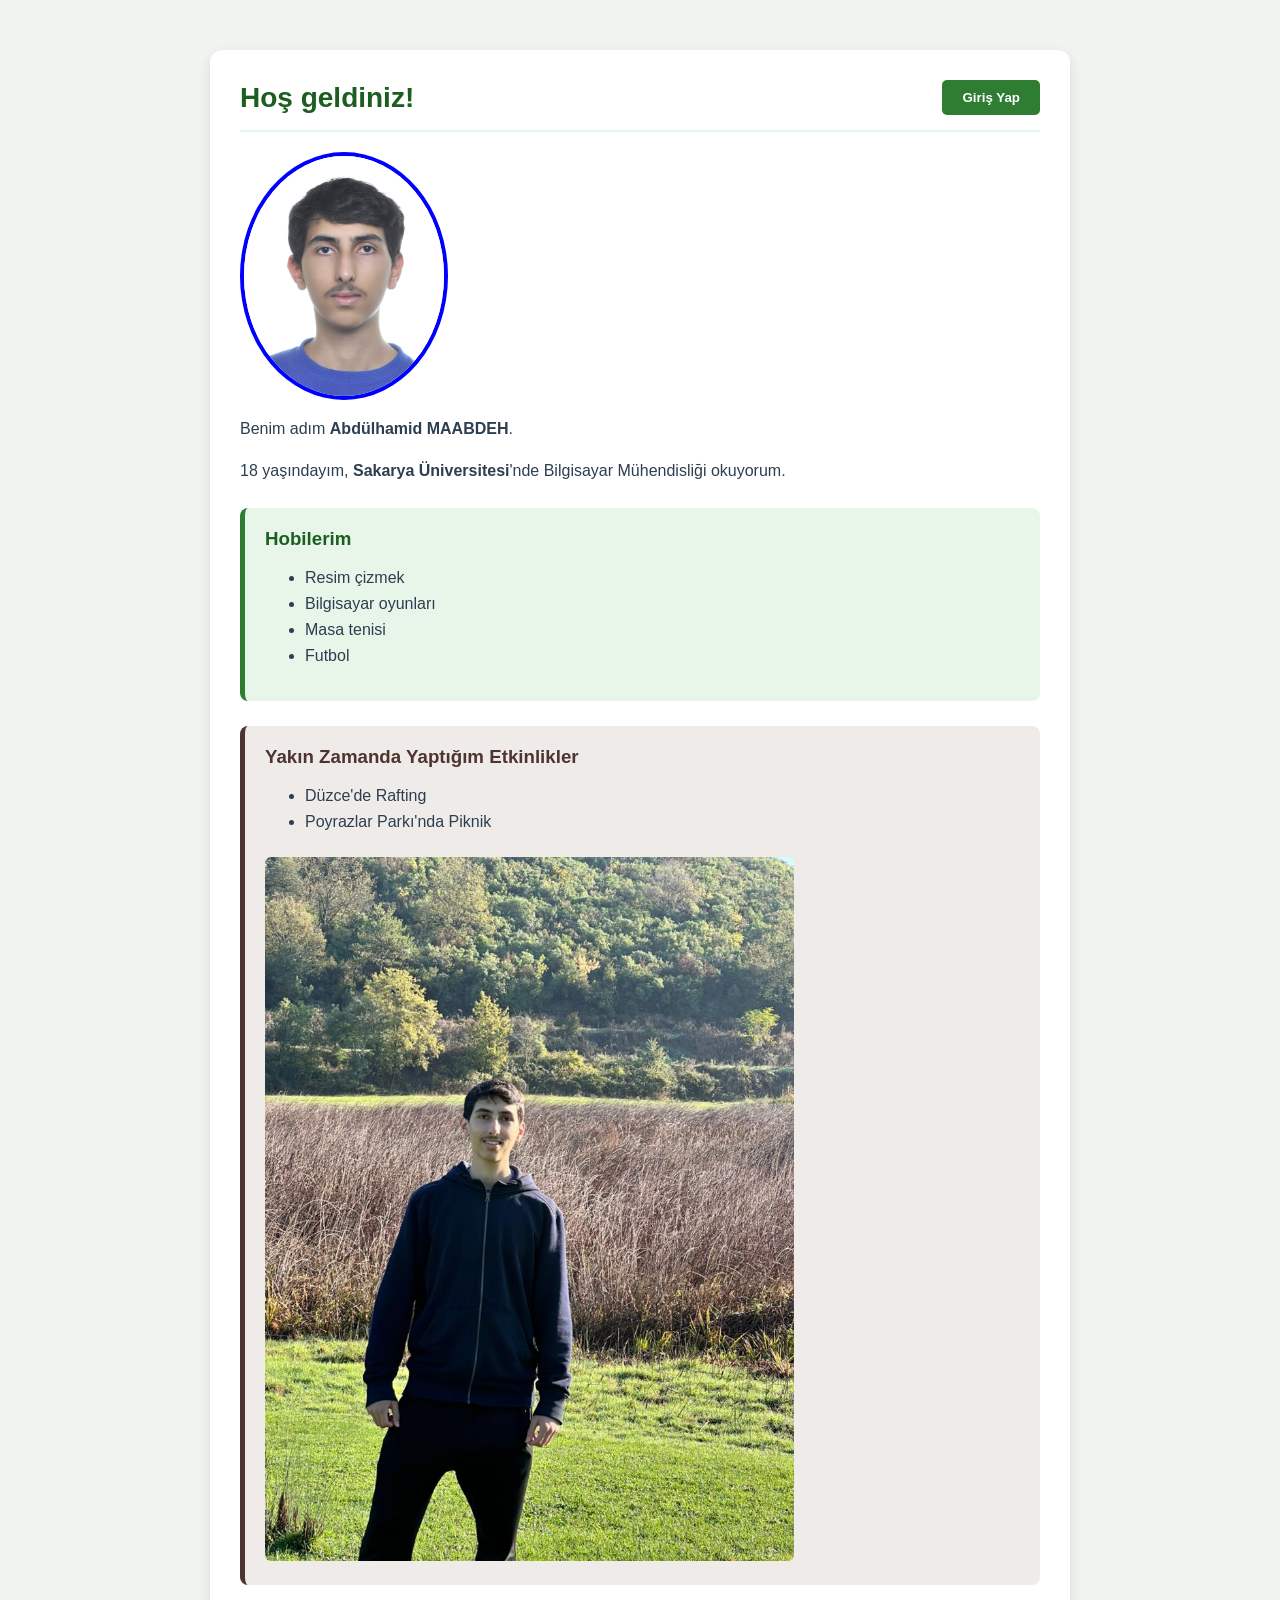
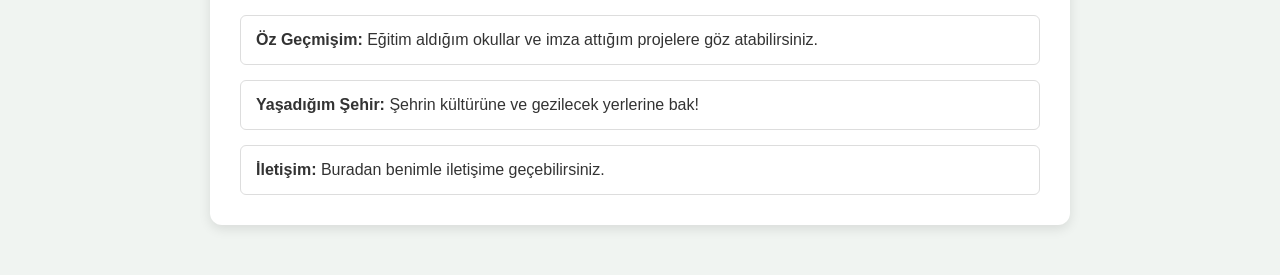
<file: index.html>
<!DOCTYPE html>
<html lang="tr">
<head>
    <meta charset="UTF-8">
    <title>Benim Hakkımda</title>
    <link rel="stylesheet" href="css.css">
</head>
<body>

    <div class="kutu">
        
        <header class="ustalan">
    <h1>Hoş geldiniz!</h1>
    <button class="girisbutonu" onclick="document.location='./giriş.html'">Giriş Yap</button>
</header>

        <main class="icerik">
            <img class="profilresim" src="./images/5510868131.JPG" alt="Abdülhamid Maabdeh">
            
            <section class="biyografi">
                <p>Benim adım <strong>Abdülhamid MAABDEH</strong>.</p>
                <p>18 yaşındayım, <strong>Sakarya Üniversitesi</strong>'nde Bilgisayar Mühendisliği okuyorum.</p>
            </section>

            <section class="kart hobiler">
                <h3>Hobilerim</h3>
                <ul>
                    <li>Resim çizmek</li>
                    <li>Bilgisayar oyunları</li>
                    <li>Masa tenisi</li>
                    <li>Futbol</li>
                </ul>
            </section>
            
            

            <section class="kart etkinlikler">
                <h3>Yakın Zamanda Yaptığım Etkinlikler</h3>
                <ul>
                    <li>Düzce'de Rafting</li>
                    <li>Poyrazlar Parkı'nda Piknik</li>
                </ul>
                <img class="etkinlikresim" src="./images/fcb246c5-bb90-417e-af0d-65099c143ce1.jpg" alt="Etkinlik Görseli">
            </section>

            <nav class="baglantilar">
                <a href="./cv.html" class="link">
                    <strong>Öz Geçmişim:</strong> Eğitim aldığım okullar ve imza attığım projelere göz atabilirsiniz.
                </a>
                <a href="./mycity.html" class="link">
                    <strong>Yaşadığım Şehir:</strong> Şehrin kültürüne ve gezilecek yerlerine bak!
                </a>
                <a href="./comunication.html" class="link">
                    <strong>İletişim:</strong> Buradan benimle iletişime geçebilirsiniz.
                </a>
            </nav>
        </main>

    </div>

</body>
</html>
</file>
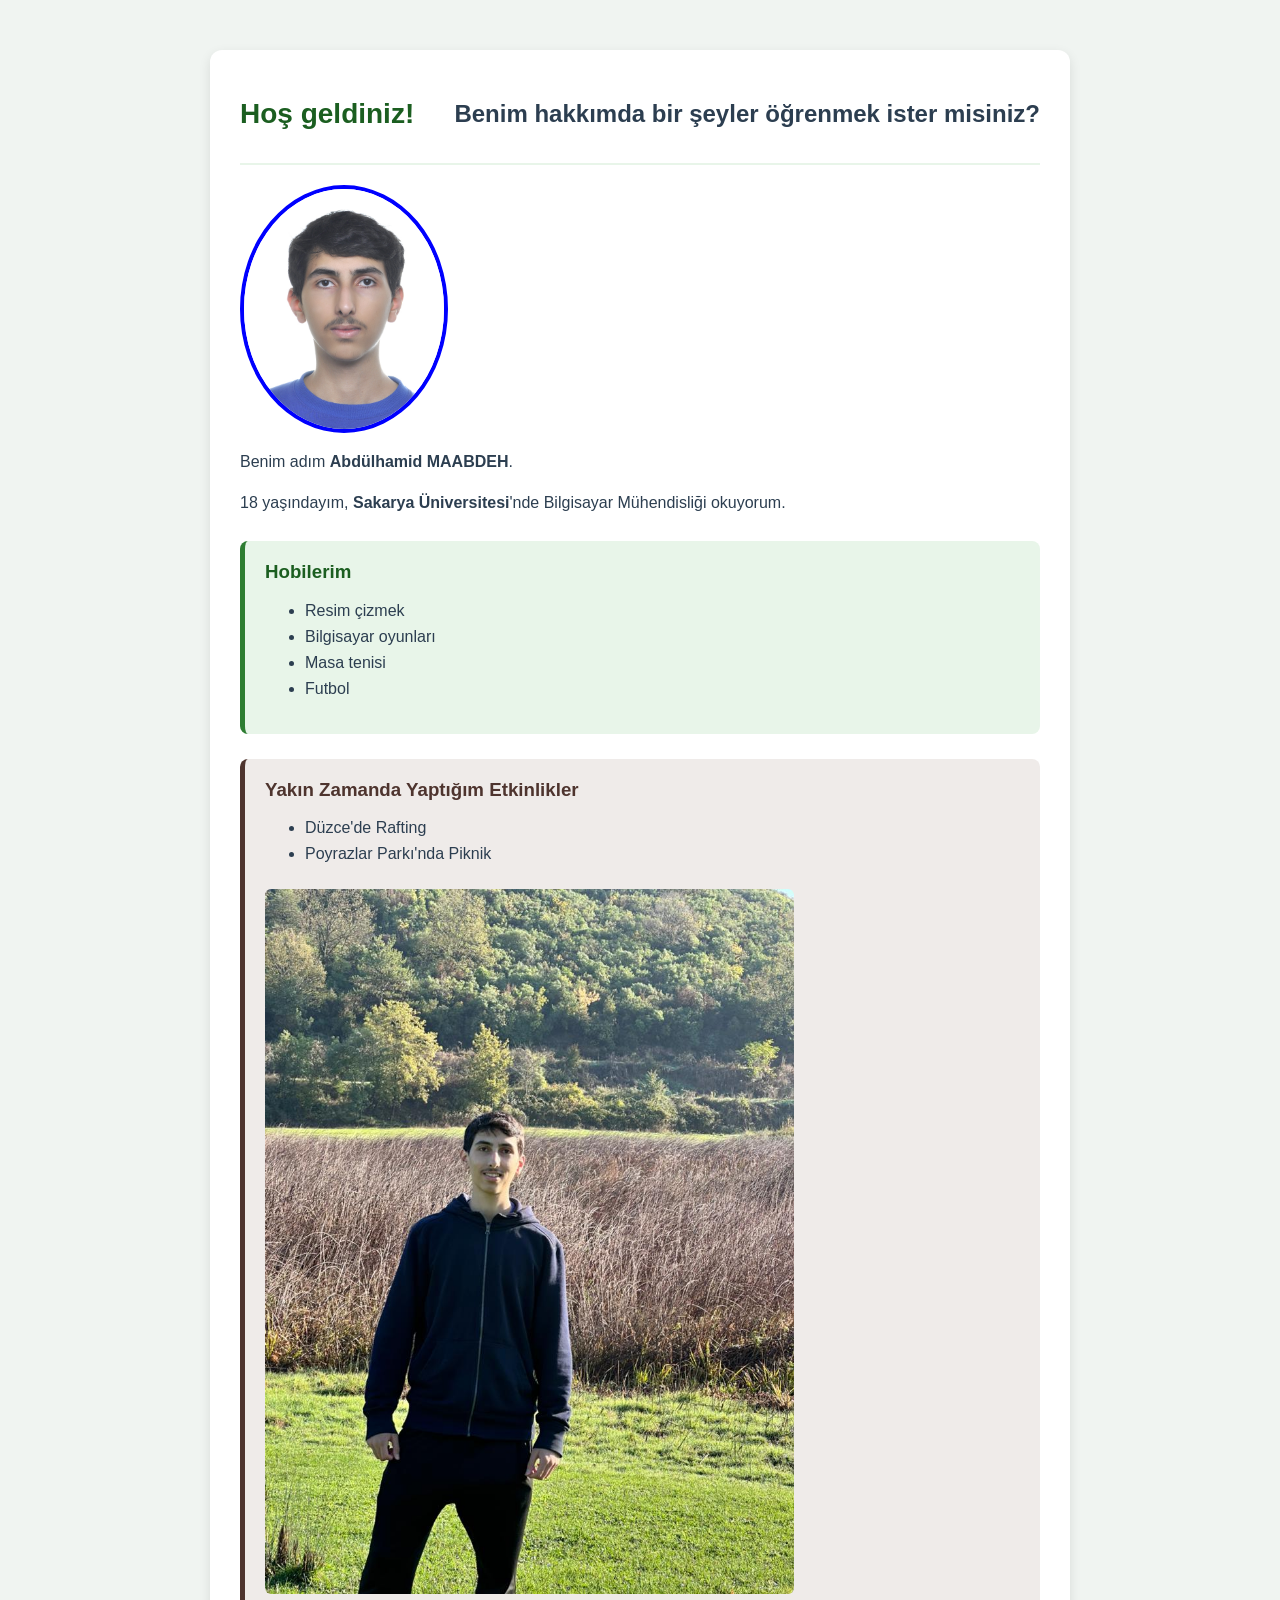
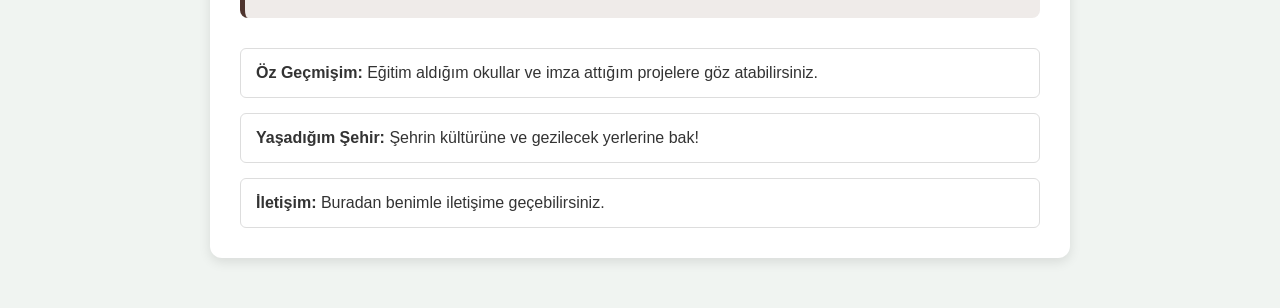
<file: aboutme.html>
<!DOCTYPE html>
<html lang="tr">
<head>
    <meta charset="UTF-8">
    <title>Benim Hakkımda</title>
    <link rel="stylesheet" href="css.css">
</head>
<body>

    <div class="kutu">
        
        <header class="ustalan">
            <h1>Hoş geldiniz!</h1>
            <h2>Benim hakkımda bir şeyler öğrenmek ister misiniz?</h2>
        </header>

        <main class="icerik">
            <img class="profilresim" src="./images/5510868131.JPG" alt="Abdülhamid Maabdeh">
            
            <section class="biyografi">
                <p>Benim adım <strong>Abdülhamid MAABDEH</strong>.</p>
                <p>18 yaşındayım, <strong>Sakarya Üniversitesi</strong>'nde Bilgisayar Mühendisliği okuyorum.</p>
            </section>

            <section class="kart hobiler">
                <h3>Hobilerim</h3>
                <ul>
                    <li>Resim çizmek</li>
                    <li>Bilgisayar oyunları</li>
                    <li>Masa tenisi</li>
                    <li>Futbol</li>
                </ul>
            </section>

            <section class="kart etkinlikler">
                <h3>Yakın Zamanda Yaptığım Etkinlikler</h3>
                <ul>
                    <li>Düzce'de Rafting</li>
                    <li>Poyrazlar Parkı'nda Piknik</li>
                </ul>
                <img class="etkinlikresim" src="./images/fcb246c5-bb90-417e-af0d-65099c143ce1.jpg" alt="Etkinlik Görseli">
            </section>

            <nav class="baglantilar">
                <a href="./cv.html" class="link">
                    <strong>Öz Geçmişim:</strong> Eğitim aldığım okullar ve imza attığım projelere göz atabilirsiniz.
                </a>
                <a href="./mycity.html" class="link">
                    <strong>Yaşadığım Şehir:</strong> Şehrin kültürüne ve gezilecek yerlerine bak!
                </a>
                <a href="./comunication.html" class="link">
                    <strong>İletişim:</strong> Buradan benimle iletişime geçebilirsiniz.
                </a>
            </nav>
        </main>

    </div>

</body>
</html>
</file>
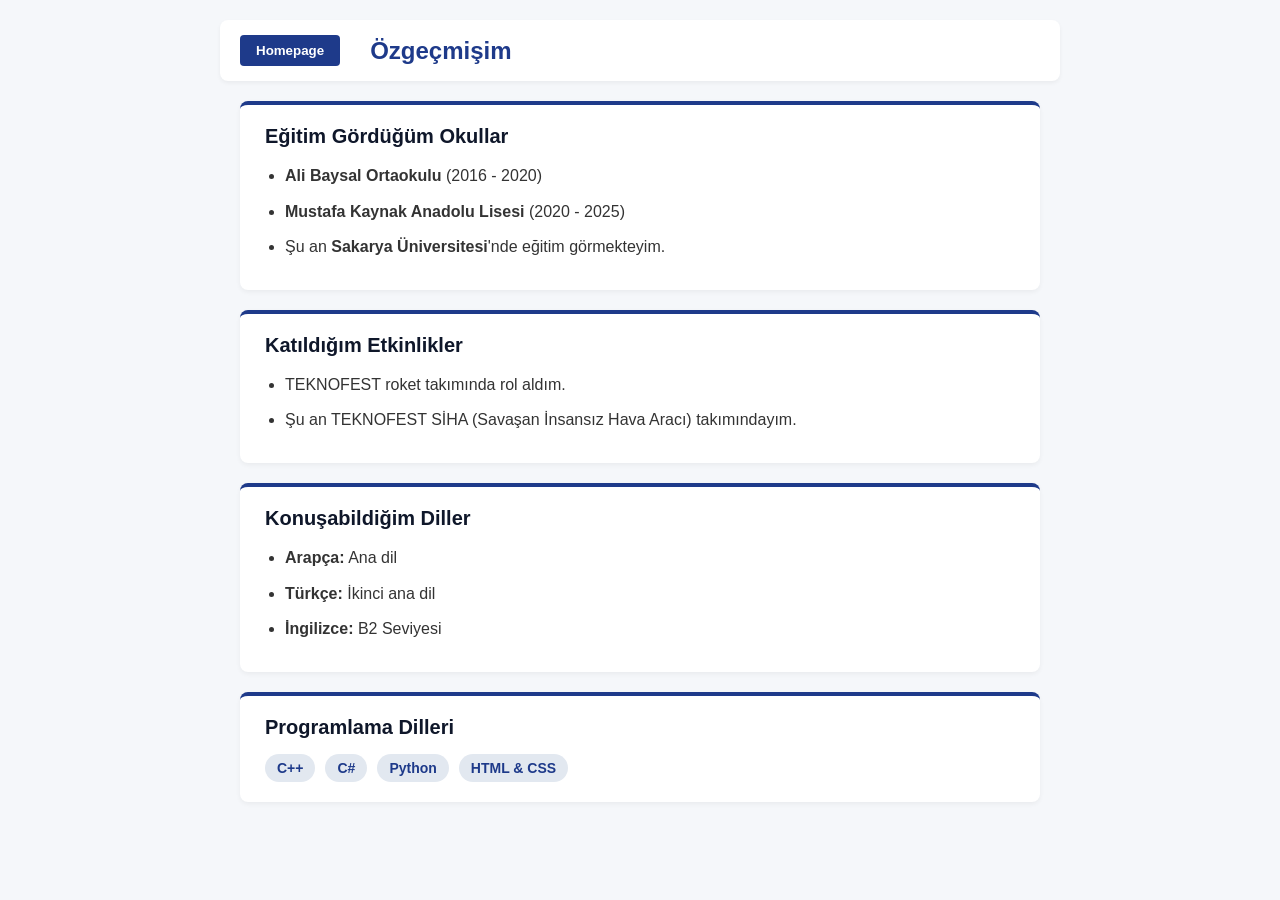
<file: cv.html>
<!DOCTYPE html>
<html lang="tr">
<head>
    <meta charset="UTF-8">
    <meta name="viewport" content="width=device-width, initial-scale=1.0">
    <title>Özgeçmiş</title>
    <link rel="stylesheet" href="cvcss.css">
</head>
<body>

    <div class="ustalan">
        <nav class="navigasyon">
            <button class="buton" onclick="document.location='./index.html'">Homepage</button>
        </nav>
        <header class="ustbaslik">
            <h1>Özgeçmişim</h1> 
        </header>
    </div>

    <main class="icerik">
       
        <section class="kart">
            <h2>Eğitim Gördüğüm Okullar</h2>
            <ul>
                <li><strong>Ali Baysal Ortaokulu</strong> (2016 - 2020)</li>
                <li><strong>Mustafa Kaynak Anadolu Lisesi</strong> (2020 - 2025)</li>
                <li>Şu an <strong>Sakarya Üniversitesi</strong>'nde eğitim görmekteyim.</li>
            </ul>
        </section>

        <section class="kart">
            <h2>Katıldığım Etkinlikler</h2>
            <ul>
                <li>TEKNOFEST roket takımında rol aldım.</li>
                <li>Şu an TEKNOFEST SİHA (Savaşan İnsansız Hava Aracı) takımındayım.</li>
            </ul>
        </section>
        
        <section class="kart">
            <h2>Konuşabildiğim Diller</h2>
            <ul>
                <li><strong>Arapça:</strong> Ana dil</li>
                <li><strong>Türkçe:</strong> İkinci ana dil</li>
                <li><strong>İngilizce:</strong> B2 Seviyesi</li>
            </ul>
        </section>
        
        <section class="kart">
            <h2>Programlama Dilleri</h2>
            <div class="diller">
                <span class="etiket">C++</span>
                <span class="etiket">C#</span>
                <span class="etiket">Python</span>
                <span class="etiket">HTML & CSS</span>
            </div>
        </section>

    </main>
    
</body>
</html>
</file>
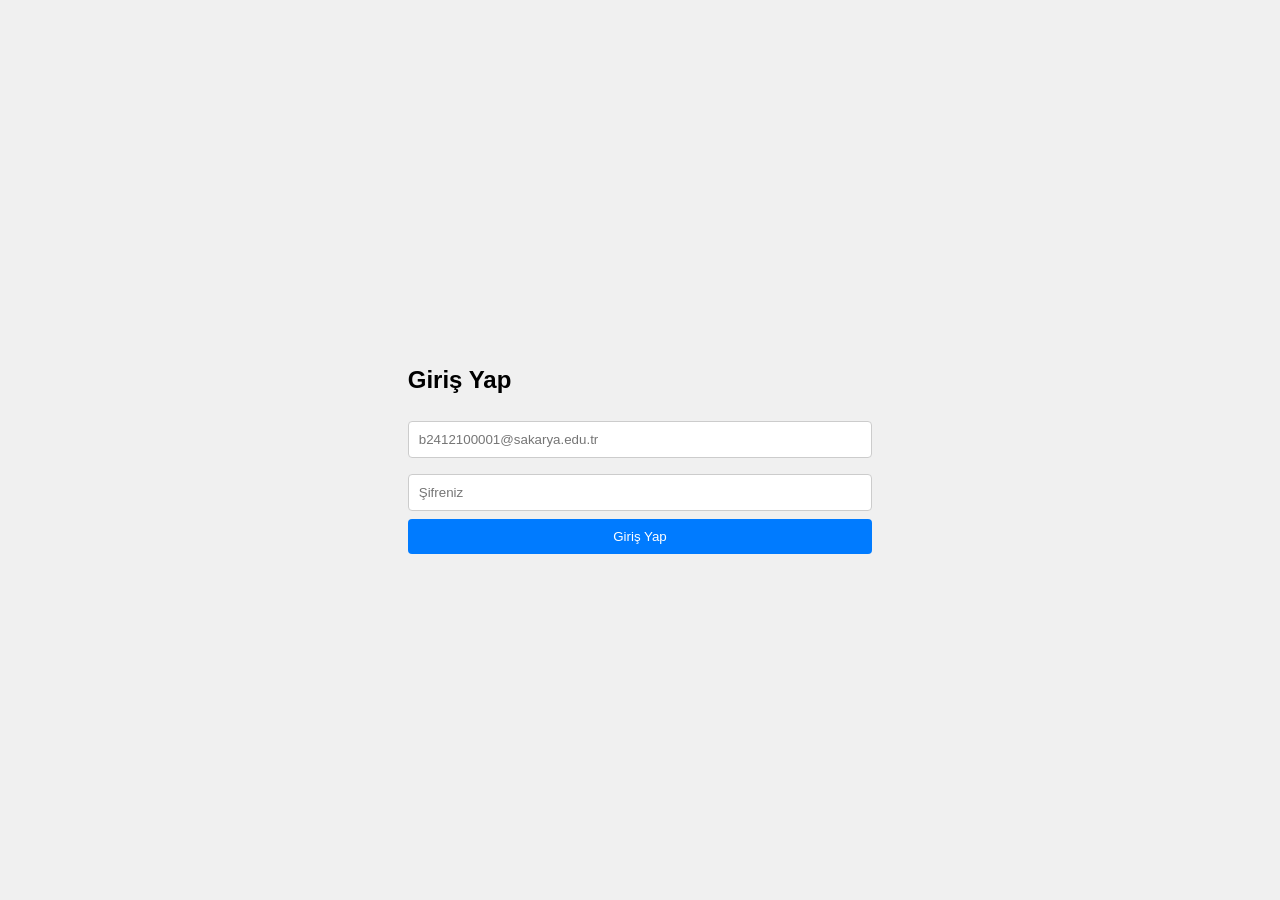
<file: giriş.html>
<!DOCTYPE html>
<html lang="tr">
<head>
    <meta charset="UTF-8">
    <title>Login</title>
   <link rel="stylesheet" href="giriş.css">
</head>
<body>

<div class="kapsayici">
    <h2>Giriş Yap</h2>
    <form action="giriş.php" method="POST" onsubmit="return kontrolEt()">
        <input type="text" name="kullanici" id="kullanici" placeholder="b2412100001@sakarya.edu.tr">
        <input type="password" name="sifre" id="sifre" placeholder="Şifreniz">
        <button type="submit">Giriş Yap</button>
    </form>
</div>



</body>
</html>
</file>
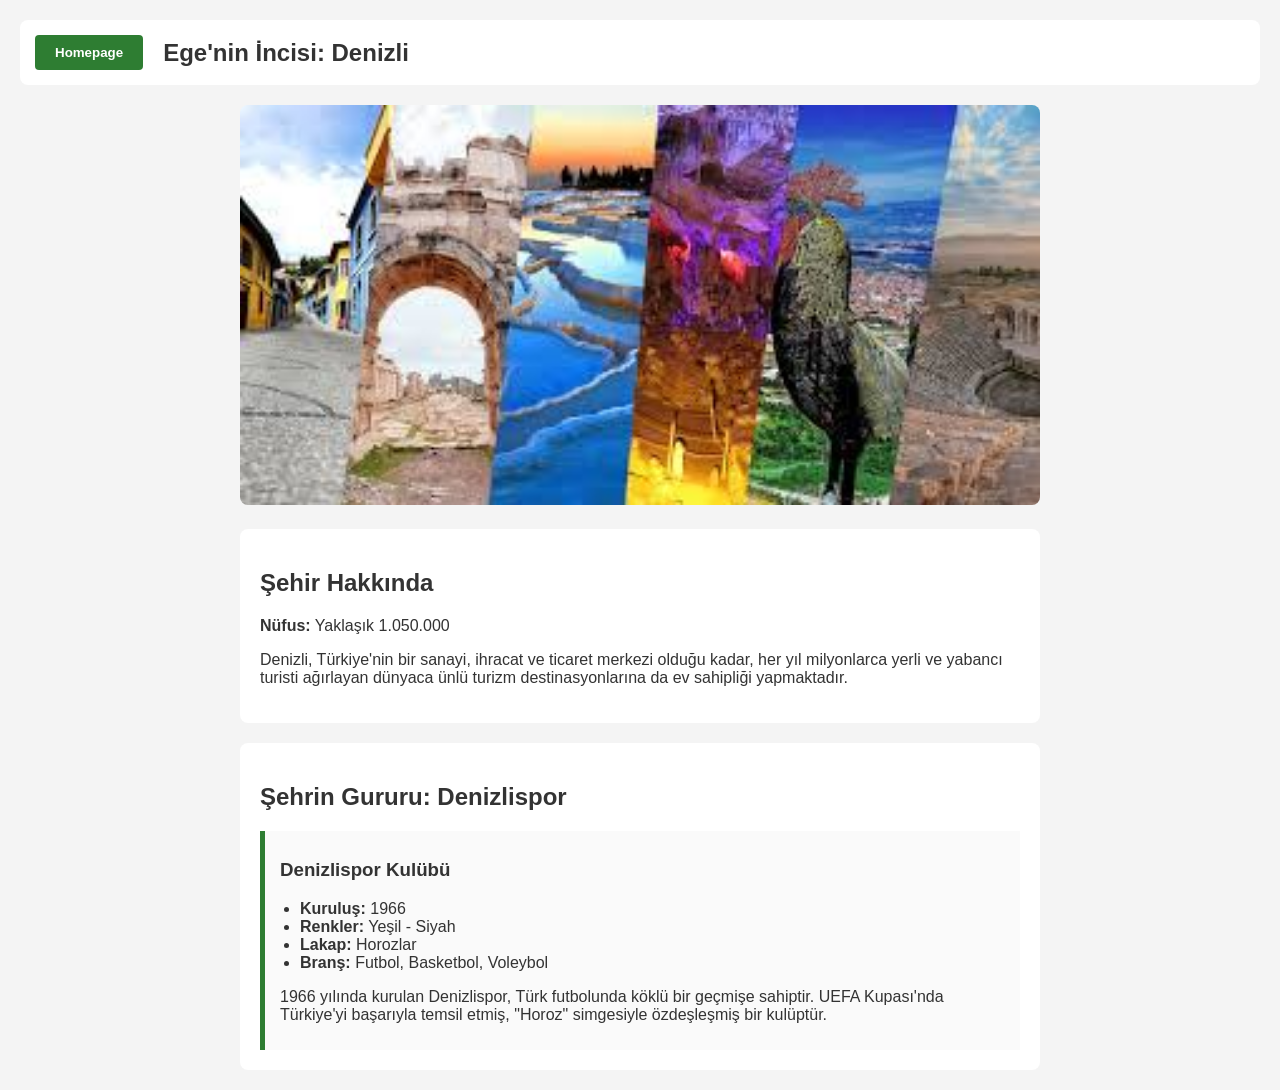
<file: mycity.html>
<!DOCTYPE html>
<html lang="tr">
<head>
    <meta charset="UTF-8">
    <title>Şehrim Denizli</title>
    <link rel="stylesheet" href="şehir.css">
</head>
<body>

    <div class="ustalan">
        <button class="buton" onclick="document.location='./aboutme.html'">Homepage</button>
        <header class="baslik">
            <h1>Ege'nin İncisi: Denizli</h1>
        </header>
    </div>
        
    <main class="icerik">
        <img class="sehirresim" src="./images/denizli.jpg" alt="Denizli Görseli">
        
        <section class="bolum">
            <h2>Şehir Hakkında</h2>
            <p><strong>Nüfus:</strong> Yaklaşık 1.050.000</p>
            <p>Denizli, Türkiye'nin bir sanayi, ihracat ve ticaret merkezi olduğu kadar, her yıl milyonlarca yerli ve yabancı turisti ağırlayan dünyaca ünlü turizm destinasyonlarına da ev sahipliği yapmaktadır.</p>
        </section>

        <section class="bolum">
            <h2>Şehrin Gururu: Denizlispor</h2>
            <div class="kart">
                <h3>Denizlispor Kulübü</h3>
                <ul>
                    <li><strong>Kuruluş:</strong> 1966</li>
                    <li><strong>Renkler:</strong> Yeşil - Siyah</li>
                    <li><strong>Lakap:</strong> Horozlar</li>
                    <li><strong>Branş:</strong> Futbol, Basketbol, Voleybol</li>
                </ul>
                <p>1966 yılında kurulan Denizlispor, Türk futbolunda köklü bir geçmişe sahiptir. UEFA Kupası'nda Türkiye'yi başarıyla temsil etmiş, "Horoz" simgesiyle özdeşleşmiş bir kulüptür.</p>
            </div>
        </section>
    </main>

</body>
</html>
</file>
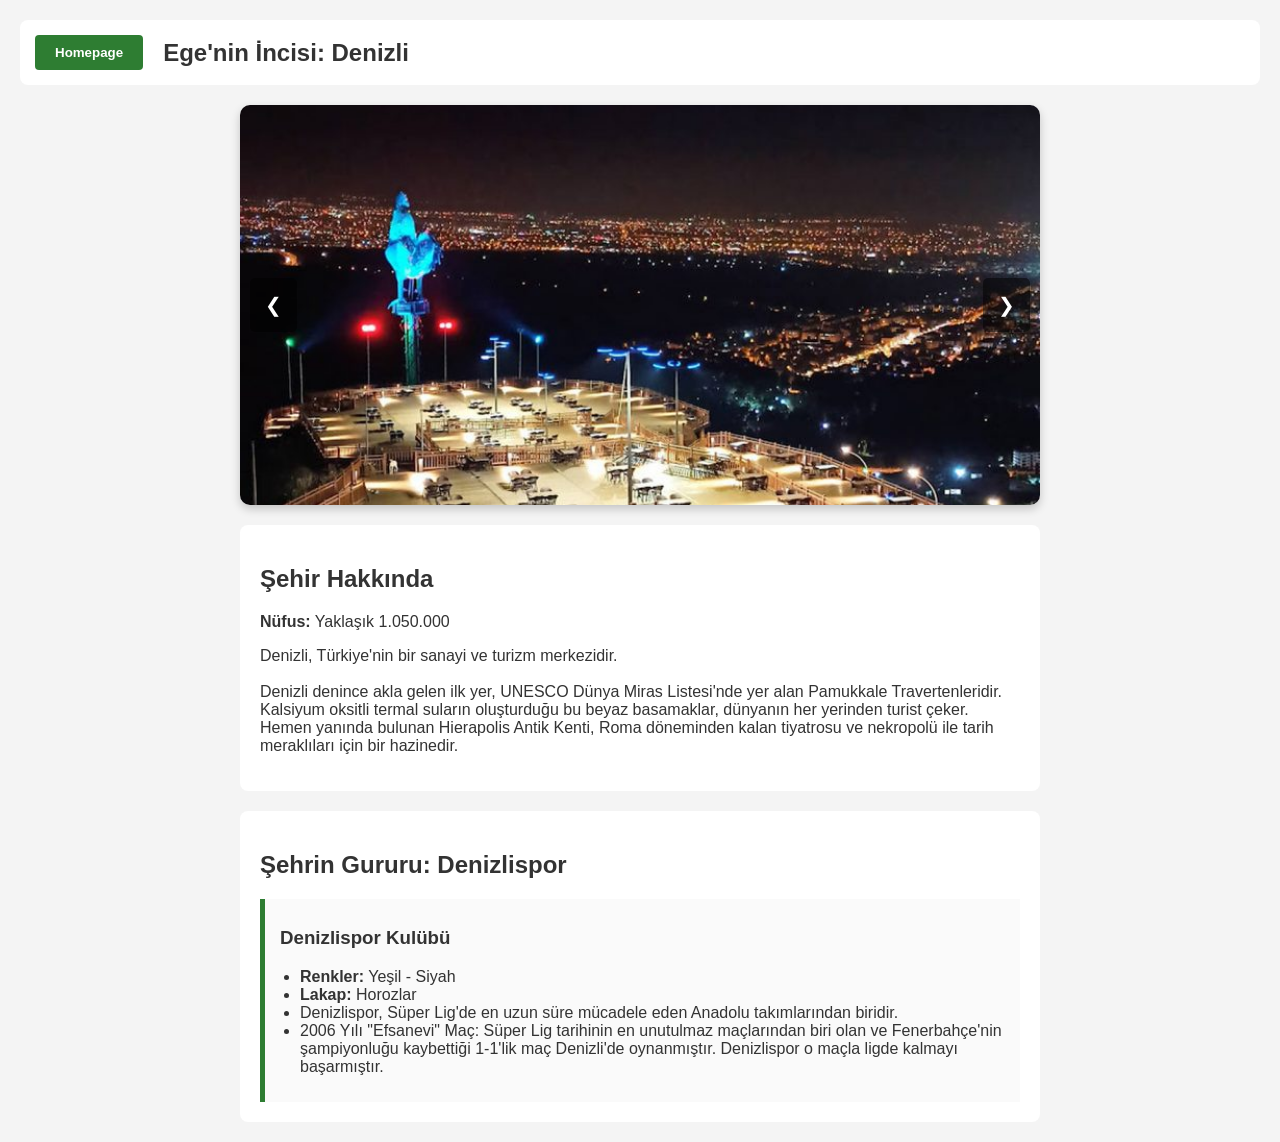
<file: mycity2.html>
<!DOCTYPE html>
<html lang="tr">
<head>
    <meta charset="UTF-8">
    <title>Şehrim Denizli</title>
    <link rel="stylesheet" href="şehir.css">
</head>
<body>

    <div class="ustalan">
        <button class="buton" onclick="document.location='./index.html'">Homepage</button>
        <header class="baslik">
            <h1>Ege'nin İncisi: Denizli</h1>
        </header>
    </div>
        
    <main class="icerik">
        
        <div class="slider-cerceve">
            <div class="slider-resimler">
                <img class="slaytresim" src="./images/denizli-sehir-tepesi-millet-bahcesi-768x401.jpg" alt="Pamukkale">
                <img class="slaytresim" src="./images/pamukkale-travertenleri-1068x558.jpg" alt="Hierapolis">
                <img class="slaytresim" src="./images/denizlihoroz.jpg" alt="Teleferik">
                <img class="slaytresim" src="./images/denizli.jpg" alt="Horoz Heykeli">
            </div>
            <button class="slider-btn geri" onclick="degistir(-1)">&#10094;</button>
            <button class="slider-btn ileri" onclick="degistir(1)">&#10095;</button>
        </div>

        <section class="bolum">
            <h2>Şehir Hakkında</h2>
            <p><strong>Nüfus:</strong> Yaklaşık 1.050.000</p>
            <p>Denizli, Türkiye'nin bir sanayi ve turizm merkezidir.<br><br>
                Denizli denince akla gelen ilk yer, UNESCO Dünya Miras Listesi'nde yer alan Pamukkale Travertenleridir. Kalsiyum oksitli termal suların oluşturduğu bu beyaz basamaklar, dünyanın her yerinden turist çeker. Hemen yanında bulunan Hierapolis Antik Kenti, Roma döneminden kalan tiyatrosu ve nekropolü ile tarih meraklıları için bir hazinedir.
            </p>
        </section>

        <section class="bolum">
            <h2>Şehrin Gururu: Denizlispor</h2>
            <div class="kart">
                <h3>Denizlispor Kulübü</h3>
                <ul>
                    <li><strong>Renkler:</strong> Yeşil - Siyah</li>
                    <li><strong>Lakap:</strong> Horozlar</li>
                    <li>Denizlispor, Süper Lig'de en uzun süre mücadele eden Anadolu takımlarından biridir.</li>
                    <li>2006 Yılı "Efsanevi" Maç: Süper Lig tarihinin en unutulmaz maçlarından biri olan ve Fenerbahçe'nin şampiyonluğu kaybettiği 1-1'lik maç Denizli'de oynanmıştır. Denizlispor o maçla ligde kalmayı başarmıştır.</li>
                </ul>
            </div>
        </section>
    </main>

    <script>
        let slaytNo = 0;
        const resimler = document.querySelectorAll('.slaytresim');

        function slaytGoster(n) {
            if (n >= resimler.length) slaytNo = 0;
            if (n < 0) slaytNo = resimler.length - 1;
            
            resimler.forEach(img => img.style.display = "none");
            resimler[slaytNo].style.display = "block";
        }

        function degistir(n) {
            slaytGoster(slaytNo += n);
        }

        // İlk resmi göster
        slaytGoster(slaytNo);
    </script>
</body>
</html>
</file>
<file: css.css>
body {
    font-family: 'Segoe UI', sans-serif;
    margin: 0;
    padding: 30px 10px;
    background-color: #f0f4f1; 
    color: #2c3e50; 
}


.kutu {
    max-width: 700px;
    margin: 0 auto;
    background-color: #ffffff;
    padding: 25px;
    border-radius: 12px;
    box-shadow: 0 4px 8px rgba(0, 0, 0, 0.05);
}


/* Üst Başlık Alanı Düzeni */
.ustalan {
    display: flex;
    justify-content: space-between; /* Başlığı sola, butonu sağa yaslar */
    align-items: center;
    border-bottom: 2px solid #e8f5e9;
    padding-bottom: 15px;
    margin-bottom: 20px;
}

.ustalan h1 {
    color: #1b5e20;
    margin: 0;
    font-size: 28px;
}

/* Giriş Yap Düğmesi Tasarımı */
.girisbutonu {
    background-color: #2e7d32; /* Koyu Yeşil */
    color: white;
    border: none;
    padding: 10px 20px;
    border-radius: 5px;
    cursor: pointer;
    font-weight: bold;
    transition: background 0.3s;
}

.girisbutonu:hover {
    background-color: #1b5e20; 
}


.kutu {
    max-width: 800px;
    margin: 20px auto;
    background-color: #ffffff;
    padding: 30px;
    border-radius: 12px;
    box-shadow: 0 4px 12px rgba(0, 0, 0, 0.1);
}


.profilresim {
    width: 180px;
    height: auto;
    border-radius: 50%;
    border: 3px solid #2e7d32;
    display: block;
    margin: 0 auto 20px;
}



.profilresim {
    width: 200px;
    height: auto;
    border-radius: 50%;
    border: 4px solid blue; 
    margin: 15px 0;
}


.biyografi p {
    font-size: 16px;
    line-height: 1.6;
}


.kart {
    padding: 20px;
    margin-top: 25px;
    border-radius: 8px;
}


.hobiler {
    background-color: #e8f5e9;
    border-left: 5px solid #2e7d32;
}

.hobiler h3 {
    color: #1b5e20;
    margin-top: 0;
}


.etkinlikler {
    background-color: #efebe9;
    border-left: 5px solid #4e342e;
}

.etkinlikler h3 {
    color: #4e342e;
    margin-top: 0;
}


.etkinlikresim {
    max-width: 70%;
    height: auto;
    border-radius: 6px;
    margin-top: 10px;
}


ul li {
    margin-bottom: 8px;
}


.baglantilar {
    margin-top: 30px;
    display: flex;
    flex-direction: column;
    gap: 15px;
}

.link {
    display: block;
    padding: 15px;
    background-color: #ffffff;
    color: #333333;
    text-decoration: none; 
    border: 1px solid #ddd;
    border-radius: 6px;
    transition: background 0.2s;
}


.link:hover {
    background-color: #e0f2f1;
    border-color: #004d40;
    color: #004d40;
}
</file>
<file: cvcss.css>
body {
    font-family: 'Segoe UI',  sans-serif;
    margin: 0;
    padding: 20px;
    background-color: #f5f7fa; 
    color: #333333;
}


.ustalan {
    display: flex;
    align-items: center;
    gap: 30px;
    max-width: 800px;
    margin: 0 auto 20px auto;
    background-color: #ffffff;
    padding: 15px 20px;
    border-radius: 8px;
    box-shadow: 0 2px 4px rgba(0,0,0,0.05);
}


.buton {
    padding: 8px 16px;
    background-color: #1e3a8a; 
    color: white;
    border: none;
    border-radius: 4px;
    cursor: pointer;
    font-weight: bold;
    transition: background 0.2s;
}

.buton:hover {
    background-color: #1d4ed8; 
}


.ustbaslik h1 {
    margin: 0;
    font-size: 24px;
    color: #1e3a8a;
}


.icerik {
    max-width: 800px;
    margin: 0 auto;
    display: flex;
    flex-direction: column;
    gap: 20px; 
}


.kart {
    background-color: #ffffff;
    padding: 20px 25px;
    border-radius: 8px;
    border-top: 4px solid #1e3a8a; 
    box-shadow: 0 2px 5px rgba(0,0,0,0.05);
}


.kart h2 {
    margin-top: 0;
    margin-bottom: 15px;
    font-size: 20px;
    color: #0f172a; 
}

ul {
    margin: 0;
    padding-left: 20px;
}

ul li {
    margin-bottom: 10px;
    line-height: 1.6;
}

.diller {
    display: flex;
    gap: 10px;
    flex-wrap: wrap; 
}

/* Dil Kutucukları */
.etiket {
    background-color: #e2e8f0; 
    color: #1e3a8a;
    padding: 6px 12px;
    border-radius: 20px;
    font-weight: 600;
    font-size: 14px;
}
</file>
<file: giriş.css>
body {
    background-color: #f0f0f0;
    display: flex;
    justify-content: center;
    align-items: center;
    height: 100vh;
    margin: 0;
    font-family: sans-serif;
}

.giriskutusu {
    background: white;
    padding: 20px;
    border-radius: 5px;
    box-shadow: 0 0 10px rgba(0,0,0,0.1);
    width: 280px;
    text-align: center;
}

input {
    width: 100%;
    padding: 10px;
    margin: 8px 0;
    border: 1px solid #ccc;
    border-radius: 4px;
    box-sizing: border-box;
}

button {
    width: 100%;
    padding: 10px;
    background-color: #007bff;
    color: white;
    border: none;
    border-radius: 4px;
    cursor: pointer;
}
</file>
<file: şehir.css>
body {
    font-family: Arial, sans-serif;
    margin: 0;
    padding: 20px;
    background-color: #f4f4f4;
    color: #333;
}


.ustalan {
    display: flex;
    align-items: center;
    gap: 20px;
    background-color: #fff;
    padding: 15px;
    border-radius: 8px;
    margin-bottom: 20px;
}


.buton {
    padding: 10px 20px;
    background-color: #2e7d32;
    color: white;
    border: none;
    border-radius: 4px;
    cursor: pointer;
    font-weight: bold;
}

.buton:hover {
    background-color: #1b5e20;
}


.baslik h1 {
    margin: 0;
    font-size: 24px;
}


.icerik {
    max-width: 800px;
    margin: 0 auto;
}

.sehirresim {
    width: 100%;
    height: auto;
    border-radius: 8px;
}

.bolum {
    background-color: #fff;
    padding: 20px;
    margin-top: 20px;
    border-radius: 8px;
}


.kart {
    border-left: 5px solid #2e7d32;
    padding-left: 15px;
    background-color: #fafafa;
    padding: 10px 15px;
}

ul {
    padding-left: 20px;
}

.slider-cerceve {
    position: relative;
    max-width: 100%;
    height: 400px;
    overflow: hidden;
    border-radius: 10px;
    margin-bottom: 20px;
    box-shadow: 0 4px 10px rgba(0,0,0,0.2);
}


.slaytresim {
    width: 100%;
    height: 400px;
    object-fit: cover; 
    display: none;
}


.slider-btn {
    position: absolute;
    top: 50%;
    transform: translateY(-50%);
    background-color: rgba(0,0,0,0.5);
    color: white;
    padding: 15px;
    border: none;
    cursor: pointer;
    font-size: 20px;
    border-radius: 5px;
}

.slider-btn:hover {
    background-color: rgba(0,0,0,0.8);
}

.geri { left: 10px; }
.ileri { right: 10px; }
</file>
